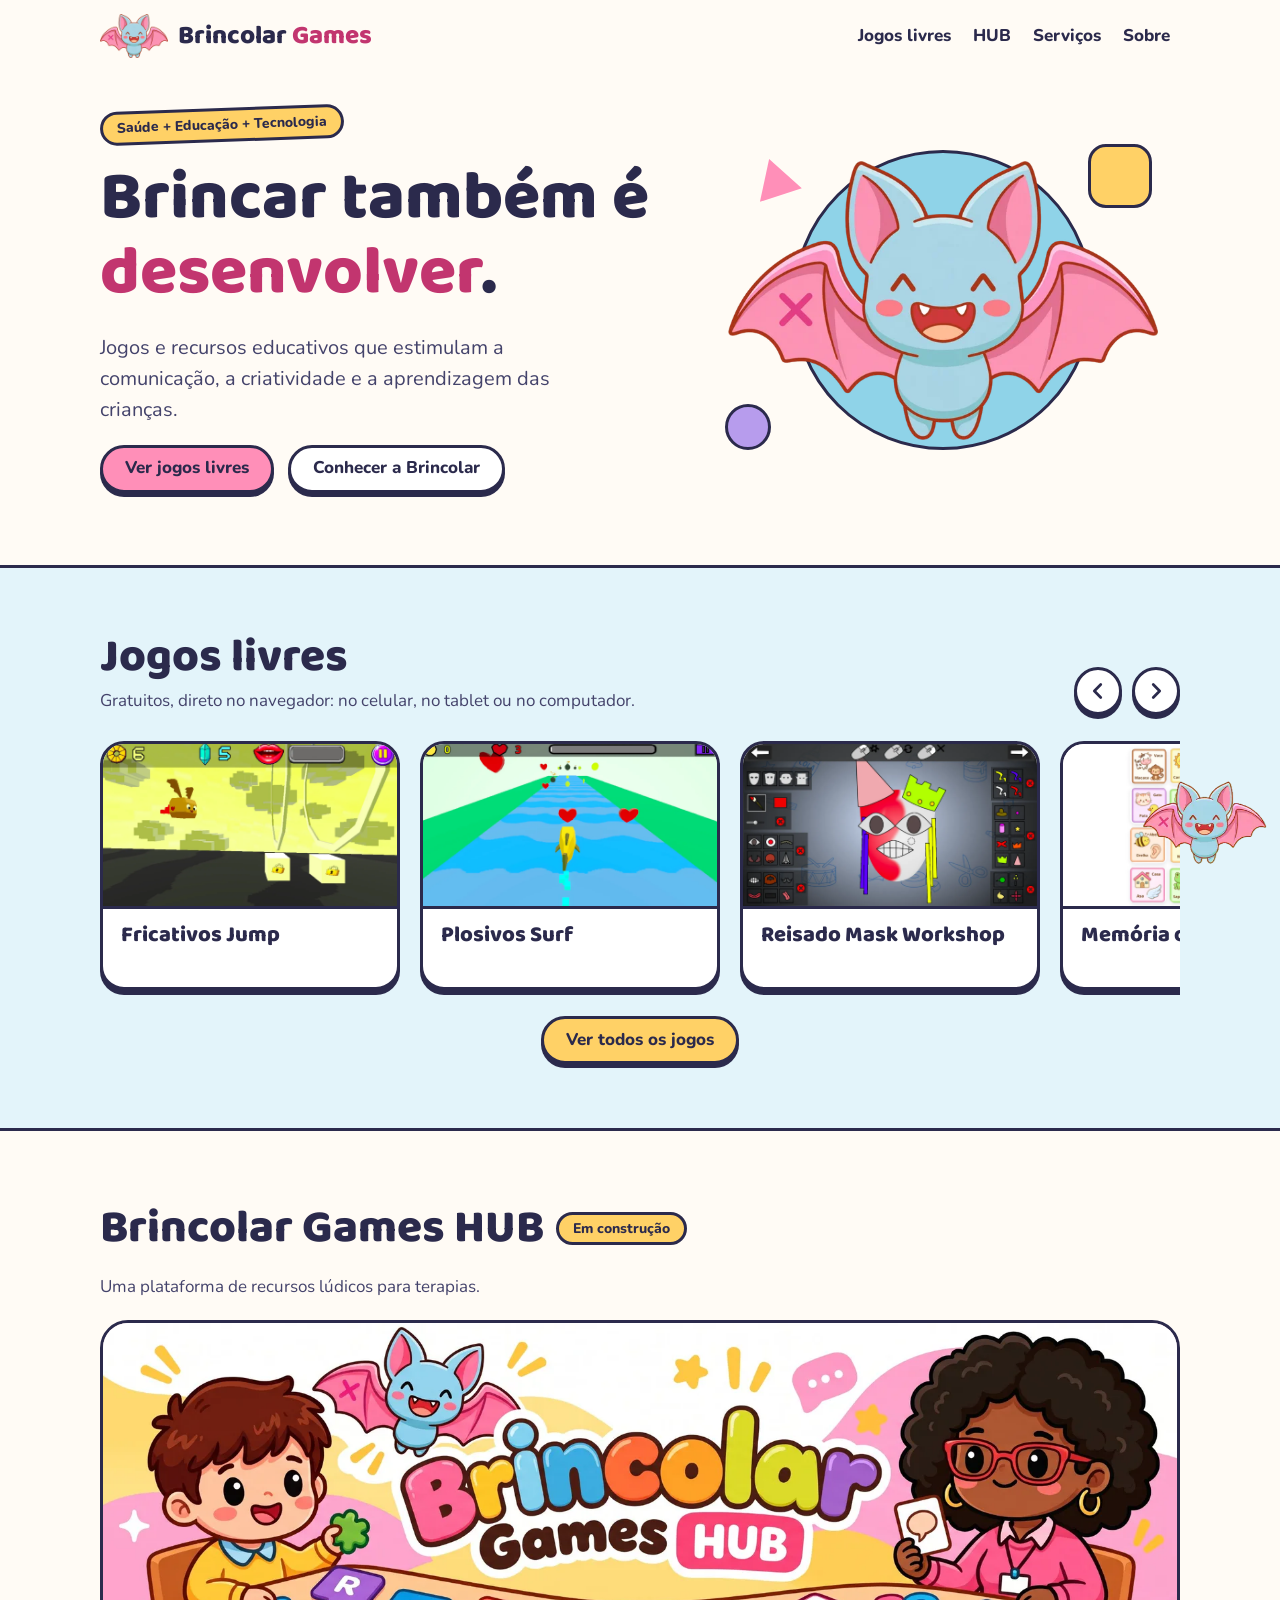
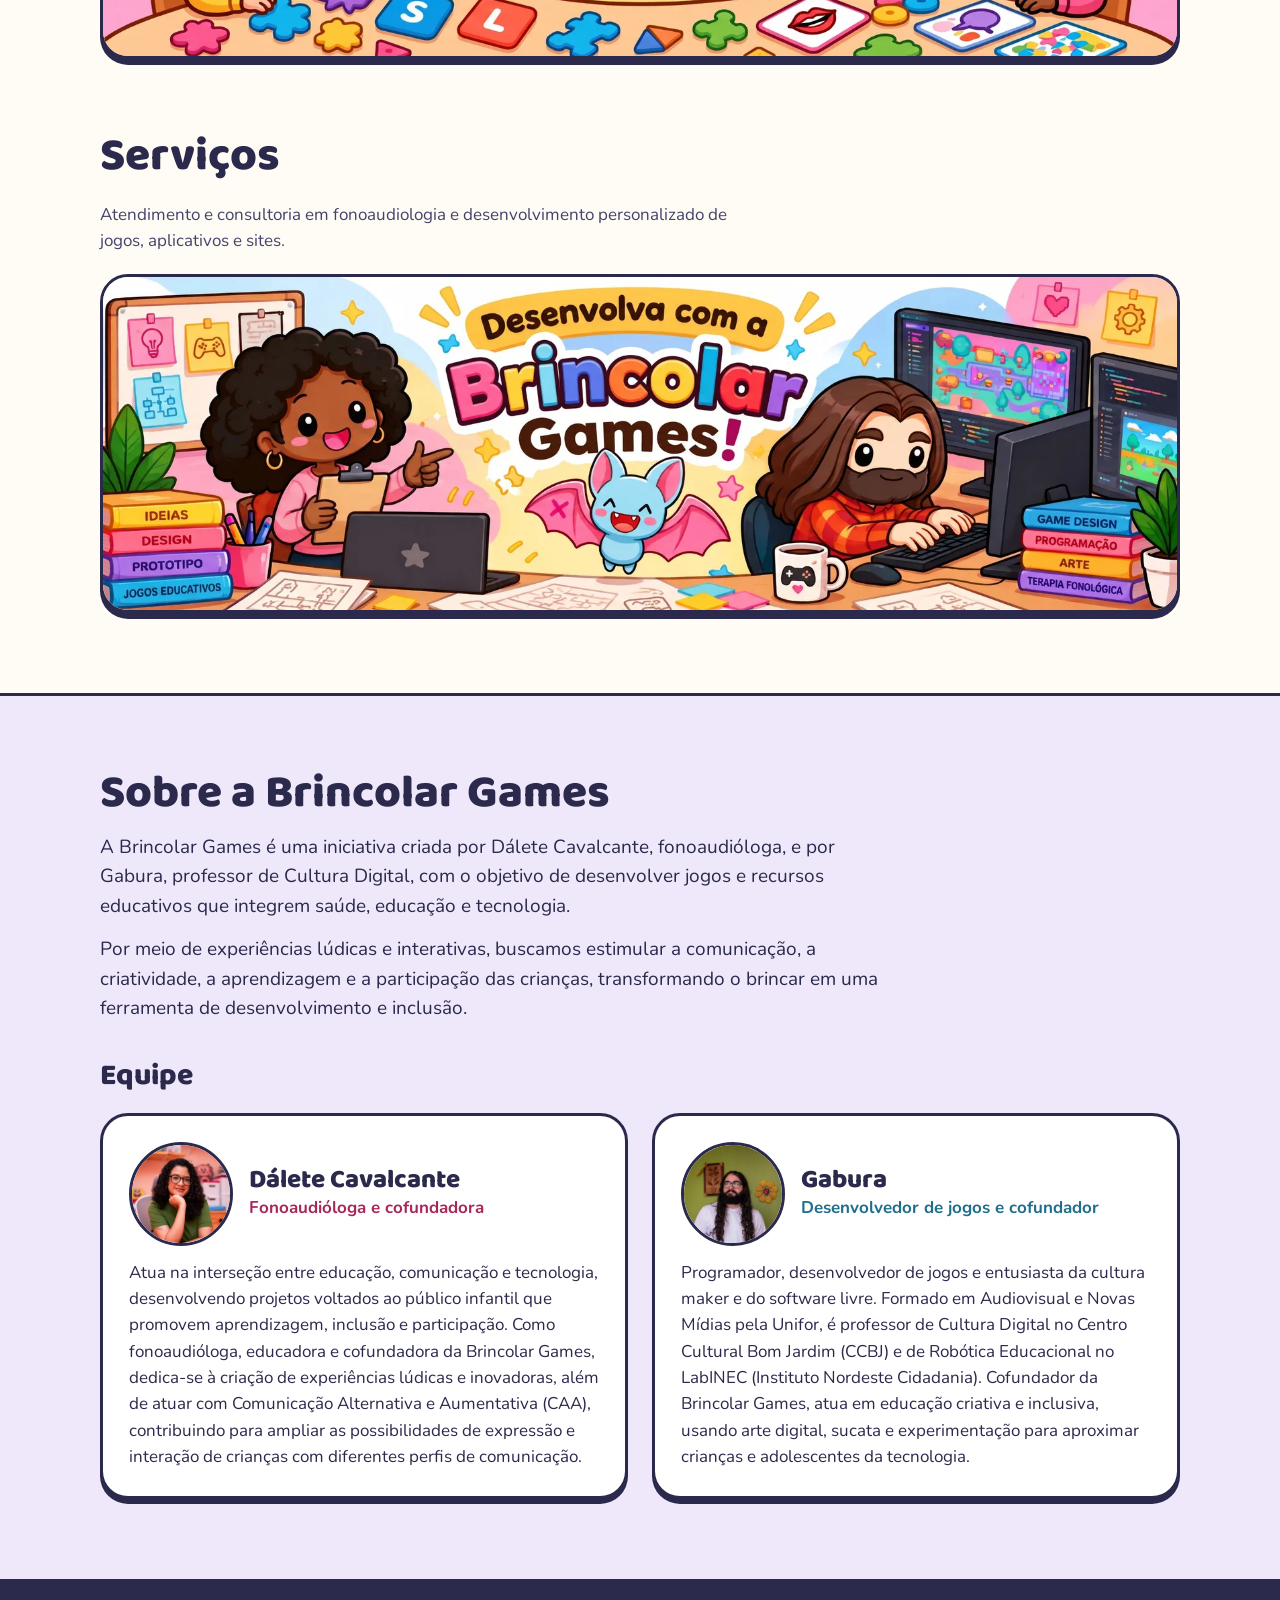
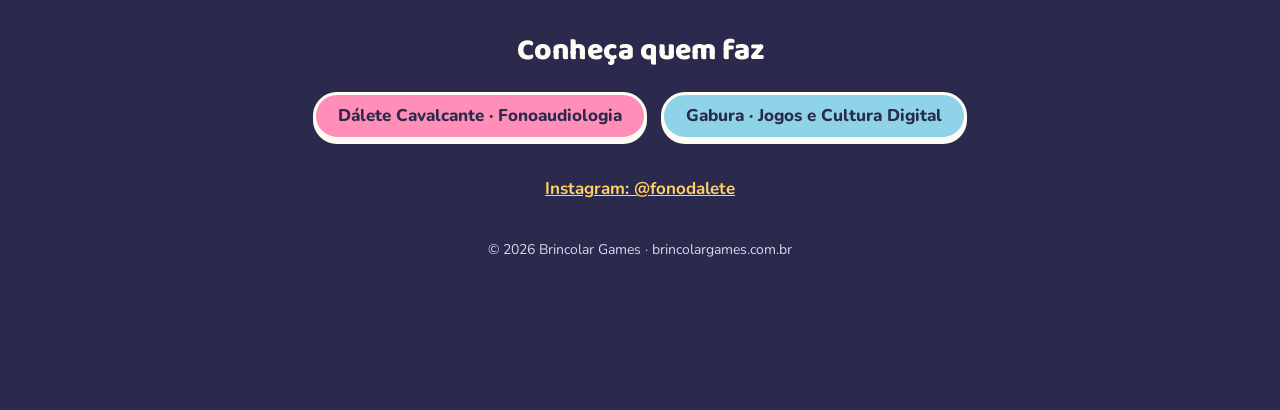
<file: index.html>
<!doctype html>
<html lang="pt-BR">
<head>
<meta charset="utf-8">
<meta name="viewport" content="width=device-width, initial-scale=1">
<title>Brincolar Games — Jogos educativos que unem saúde, educação e tecnologia</title>
<meta name="description" content="Jogos e recursos educativos criados por uma fonoaudióloga e um professor de Cultura Digital para estimular a comunicação, a criatividade e a aprendizagem das crianças.">
<meta name="theme-color" content="#8FD3E8">
<link rel="canonical" href="https://brincolargames.com.br/">
<meta property="og:type" content="website">
<meta property="og:locale" content="pt_BR">
<meta property="og:site_name" content="Brincolar Games">
<meta property="og:title" content="Brincolar Games — Jogos educativos que unem saúde, educação e tecnologia">
<meta property="og:description" content="Jogos e recursos educativos criados por uma fonoaudióloga e um professor de Cultura Digital para estimular a comunicação, a criatividade e a aprendizagem das crianças.">
<meta property="og:url" content="https://brincolargames.com.br/">
<meta property="og:image" content="https://brincolargames.com.br/assets/img/og.jpg">
<meta name="twitter:card" content="summary_large_image">
<link rel="icon" href="favicon.ico" sizes="48x48">
<link rel="icon" type="image/png" sizes="32x32" href="assets/img/favicon-32.png">
<link rel="icon" type="image/png" sizes="192x192" href="assets/img/favicon-192.png">
<link rel="apple-touch-icon" href="assets/img/favicon-180.png">
<link rel="preconnect" href="https://fonts.googleapis.com">
<link rel="preconnect" href="https://fonts.gstatic.com" crossorigin>
<link rel="stylesheet" href="https://fonts.googleapis.com/css2?family=Baloo+2:wght@600;800&family=Nunito:wght@400;700;800&display=swap">
<link rel="stylesheet" href="assets/css/style.css">
</head>
<body data-raiz="">
<a class="pular" href="#conteudo">Pular para o conteúdo</a>
<header class="topo sem-borda">
<div class="contem">
<a class="marca" href="./" aria-label="Brincolar Games, página inicial">
<img src="assets/img/morcega.webp" alt="" width="640" height="416">
<span>Brincolar <em>Games</em></span>
</a>
<nav class="menu" aria-label="Menu principal">
<a href="#jogos">Jogos livres</a>
<a href="hub/">HUB</a>
<a href="servicos/">Serviços</a>
<a href="#sobre">Sobre</a>
</nav>
</div>
</header>
<main id="conteudo">

<section class="heroi contem">
<div class="heroi-texto">
<span class="selo">Saúde + Educação + Tecnologia</span>
<h1>Brincar também é <em>desenvolver</em>.</h1>
<p>Jogos e recursos educativos que estimulam a comunicação, a criatividade e a aprendizagem das crianças.</p>
<div class="acoes">
<a class="btn rosa" href="jogos/">Ver jogos livres</a>
<a class="btn" href="#sobre">Conhecer a Brincolar</a>
</div>
</div>
<div class="heroi-arte" aria-hidden="true">
<span class="bola"></span><span class="quadrado"></span><span class="bolinha"></span><span class="triangulo"></span>
<img src="assets/img/morcega.webp" alt="" width="640" height="416" fetchpriority="high">
</div>
</section>

<section id="jogos" class="faixa azul" aria-labelledby="t-jogos">
<div class="contem">
<div class="cabeca-jogos">
<div>
<h2 id="t-jogos">Jogos livres</h2>
<p class="sub">Gratuitos, direto no navegador: no celular, no tablet ou no computador.</p>
</div>
<div class="setas">
<button class="btn redondo" id="carrossel-anterior" type="button" aria-label="Jogos anteriores">
<svg width="22" height="22" viewBox="0 0 24 24" fill="none" stroke="currentColor" stroke-width="3" stroke-linecap="round" stroke-linejoin="round" aria-hidden="true"><path d="M15 5l-7 7 7 7"/></svg>
</button>
<button class="btn redondo" id="carrossel-proximo" type="button" aria-label="Próximos jogos">
<svg width="22" height="22" viewBox="0 0 24 24" fill="none" stroke="currentColor" stroke-width="3" stroke-linecap="round" stroke-linejoin="round" aria-hidden="true"><path d="M9 5l7 7-7 7"/></svg>
</button>
</div>
</div>
<ul class="trilho" id="carrossel" aria-label="Jogos em destaque"></ul>
<div class="centro"><a class="btn amarelo" href="jogos/">Ver todos os jogos</a></div>
</div>
</section>

<section id="hub" class="secao contem" aria-labelledby="t-hub">
<div class="titulo-linha">
<h2 id="t-hub">Brincolar Games HUB</h2>
<span class="selo">Em construção</span>
</div>
<p class="sub">Uma plataforma de recursos lúdicos para terapias.</p>
<a class="banner" href="hub/" aria-label="Abrir a página do Brincolar Games HUB">
<img src="assets/img/banner-hub.webp" alt="Brincolar Games HUB: criança e terapeuta brincando com peças e cartas" width="1600" height="496" loading="lazy">
</a>
</section>

<section id="servicos" class="secao contem" aria-labelledby="t-servicos">
<h2 id="t-servicos">Serviços</h2>
<p class="sub">Atendimento e consultoria em fonoaudiologia e desenvolvimento personalizado de jogos, aplicativos e sites.</p>
<a class="banner" href="servicos/" aria-label="Abrir a página de serviços" style="background:#E3F4FA">
<img src="assets/img/banner-servicos.webp" alt="Desenvolva com a Brincolar Games: Dálete e Gabura criando jogos" width="1600" height="496" loading="lazy">
</a>
</section>

<section id="sobre" class="faixa lilas" aria-labelledby="t-sobre">
<div class="contem">
<div class="sobre-texto">
<h2 id="t-sobre">Sobre a Brincolar Games</h2>
<p>A Brincolar Games é uma iniciativa criada por Dálete Cavalcante, fonoaudióloga, e por Gabura, professor de Cultura Digital, com o objetivo de desenvolver jogos e recursos educativos que integrem saúde, educação e tecnologia.</p>
<p>Por meio de experiências lúdicas e interativas, buscamos estimular a comunicação, a criatividade, a aprendizagem e a participação das crianças, transformando o brincar em uma ferramenta de desenvolvimento e inclusão.</p>
</div>
<h3 class="equipe-titulo">Equipe</h3>
<div class="equipe">
<article class="pessoa">
<div class="pessoa-topo">
<img src="assets/img/dalete.webp" alt="Foto de Dálete Cavalcante" width="480" height="480" loading="lazy">
<div>
<h3>Dálete Cavalcante</h3>
<div class="papel">Fonoaudióloga e cofundadora</div>
</div>
</div>
<p>Atua na interseção entre educação, comunicação e tecnologia, desenvolvendo projetos voltados ao público infantil que promovem aprendizagem, inclusão e participação. Como fonoaudióloga, educadora e cofundadora da Brincolar Games, dedica-se à criação de experiências lúdicas e inovadoras, além de atuar com Comunicação Alternativa e Aumentativa (CAA), contribuindo para ampliar as possibilidades de expressão e interação de crianças com diferentes perfis de comunicação.</p>
</article>
<article class="pessoa">
<div class="pessoa-topo">
<img src="assets/img/gabura.webp" alt="Foto de Gabura" width="480" height="480" loading="lazy">
<div>
<h3>Gabura</h3>
<div class="papel azul">Desenvolvedor de jogos e cofundador</div>
</div>
</div>
<p>Programador, desenvolvedor de jogos e entusiasta da cultura maker e do software livre. Formado em Audiovisual e Novas Mídias pela Unifor, é professor de Cultura Digital no Centro Cultural Bom Jardim (CCBJ) e de Robótica Educacional no LabINEC (Instituto Nordeste Cidadania). Cofundador da Brincolar Games, atua em educação criativa e inclusiva, usando arte digital, sucata e experimentação para aproximar crianças e adolescentes da tecnologia.</p>
</article>
</div>
</div>
</section>

</main>
<footer class="rodape">
<div class="contem">
<h2>Conheça quem faz</h2>
<div class="acoes">
<a class="btn rosa" href="https://daletefono.com.br" target="_blank" rel="noopener">Dálete Cavalcante · Fonoaudiologia</a>
<a class="btn azul" href="https://gabura.com.br" target="_blank" rel="noopener">Gabura · Jogos e Cultura Digital</a>
</div>
<a class="insta" href="https://www.instagram.com/fonodalete" target="_blank" rel="noopener">Instagram: @fonodalete</a>
<small>© 2026 Brincolar Games · brincolargames.com.br</small>
</div>
</footer>
<script src="assets/js/site.js" defer></script>
</body>
</html>
</file>
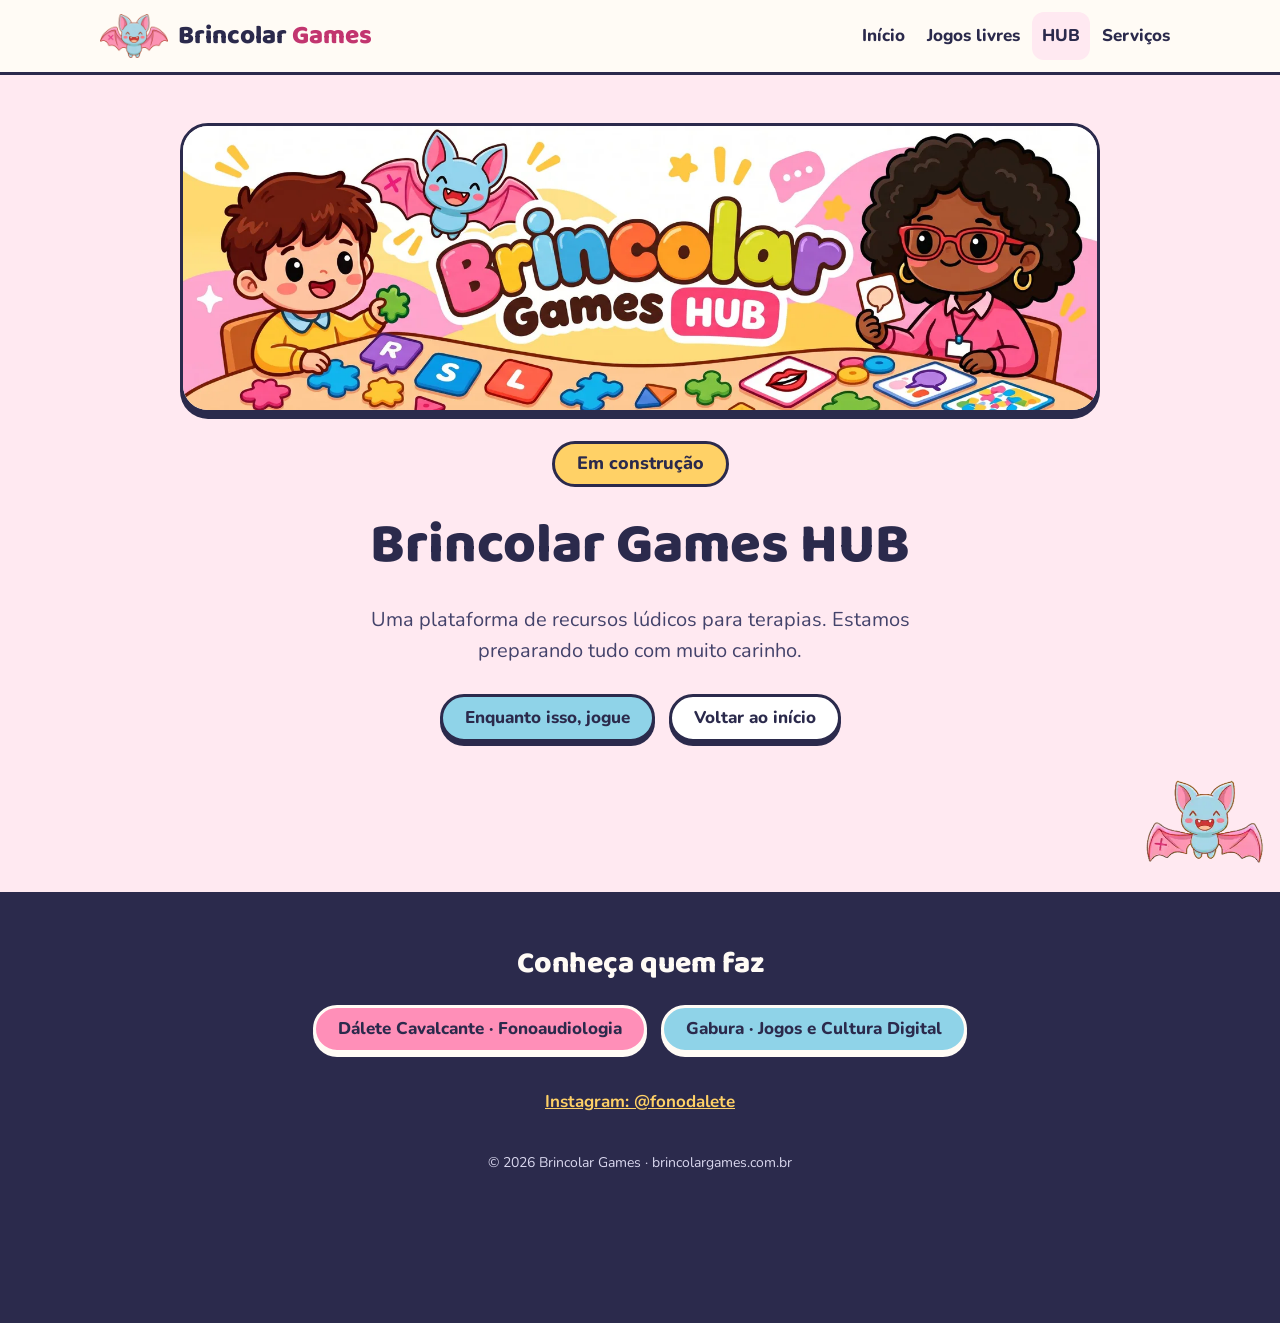
<file: hub/index.html>
<!doctype html>
<html lang="pt-BR">
<head>
<meta charset="utf-8">
<meta name="viewport" content="width=device-width, initial-scale=1">
<title>Brincolar Games HUB — Em construção</title>
<meta name="description" content="O Brincolar Games HUB é uma plataforma de recursos lúdicos para terapias. Em construção.">
<meta name="theme-color" content="#8FD3E8">
<link rel="canonical" href="https://brincolargames.com.br/hub/">
<meta property="og:type" content="website">
<meta property="og:locale" content="pt_BR">
<meta property="og:site_name" content="Brincolar Games">
<meta property="og:title" content="Brincolar Games HUB — Em construção">
<meta property="og:description" content="O Brincolar Games HUB é uma plataforma de recursos lúdicos para terapias. Em construção.">
<meta property="og:url" content="https://brincolargames.com.br/hub/">
<meta property="og:image" content="https://brincolargames.com.br/assets/img/og.jpg">
<meta name="twitter:card" content="summary_large_image">
<link rel="icon" href="../favicon.ico" sizes="48x48">
<link rel="icon" type="image/png" sizes="32x32" href="../assets/img/favicon-32.png">
<link rel="icon" type="image/png" sizes="192x192" href="../assets/img/favicon-192.png">
<link rel="apple-touch-icon" href="../assets/img/favicon-180.png">
<link rel="preconnect" href="https://fonts.googleapis.com">
<link rel="preconnect" href="https://fonts.gstatic.com" crossorigin>
<link rel="stylesheet" href="https://fonts.googleapis.com/css2?family=Baloo+2:wght@600;800&family=Nunito:wght@400;700;800&display=swap">
<link rel="stylesheet" href="../assets/css/style.css">
</head>
<body data-raiz="../" class="fundo-rosa">
<a class="pular" href="#conteudo">Pular para o conteúdo</a>
<header class="topo">
<div class="contem">
<a class="marca" href="../" aria-label="Brincolar Games, página inicial">
<img src="../assets/img/morcega.webp" alt="" width="640" height="416">
<span>Brincolar <em>Games</em></span>
</a>
<nav class="menu" aria-label="Menu principal">
<a href="../">Início</a>
<a href="../jogos/">Jogos livres</a>
<a href="../hub/" aria-current="page">HUB</a>
<a href="../servicos/">Serviços</a>
</nav>
</div>
</header>
<main id="conteudo" class="pagina contem construcao">
<div class="banner">
<img src="../assets/img/banner-hub.webp" alt="Brincolar Games HUB: criança e terapeuta brincando com peças e cartas" width="1600" height="496">
</div>
<span class="selo">Em construção</span>
<h1>Brincolar Games HUB</h1>
<p class="intro">Uma plataforma de recursos lúdicos para terapias. Estamos preparando tudo com muito carinho.</p>
<div class="acoes">
<a class="btn azul" href="../jogos/">Enquanto isso, jogue</a>
<a class="btn" href="../">Voltar ao início</a>
</div>
</main>
<footer class="rodape">
<div class="contem">
<h2>Conheça quem faz</h2>
<div class="acoes">
<a class="btn rosa" href="https://daletefono.com.br" target="_blank" rel="noopener">Dálete Cavalcante · Fonoaudiologia</a>
<a class="btn azul" href="https://gabura.com.br" target="_blank" rel="noopener">Gabura · Jogos e Cultura Digital</a>
</div>
<a class="insta" href="https://www.instagram.com/fonodalete" target="_blank" rel="noopener">Instagram: @fonodalete</a>
<small>© 2026 Brincolar Games · brincolargames.com.br</small>
</div>
</footer>
<script src="../assets/js/site.js" defer></script>
</body>
</html>
</file>
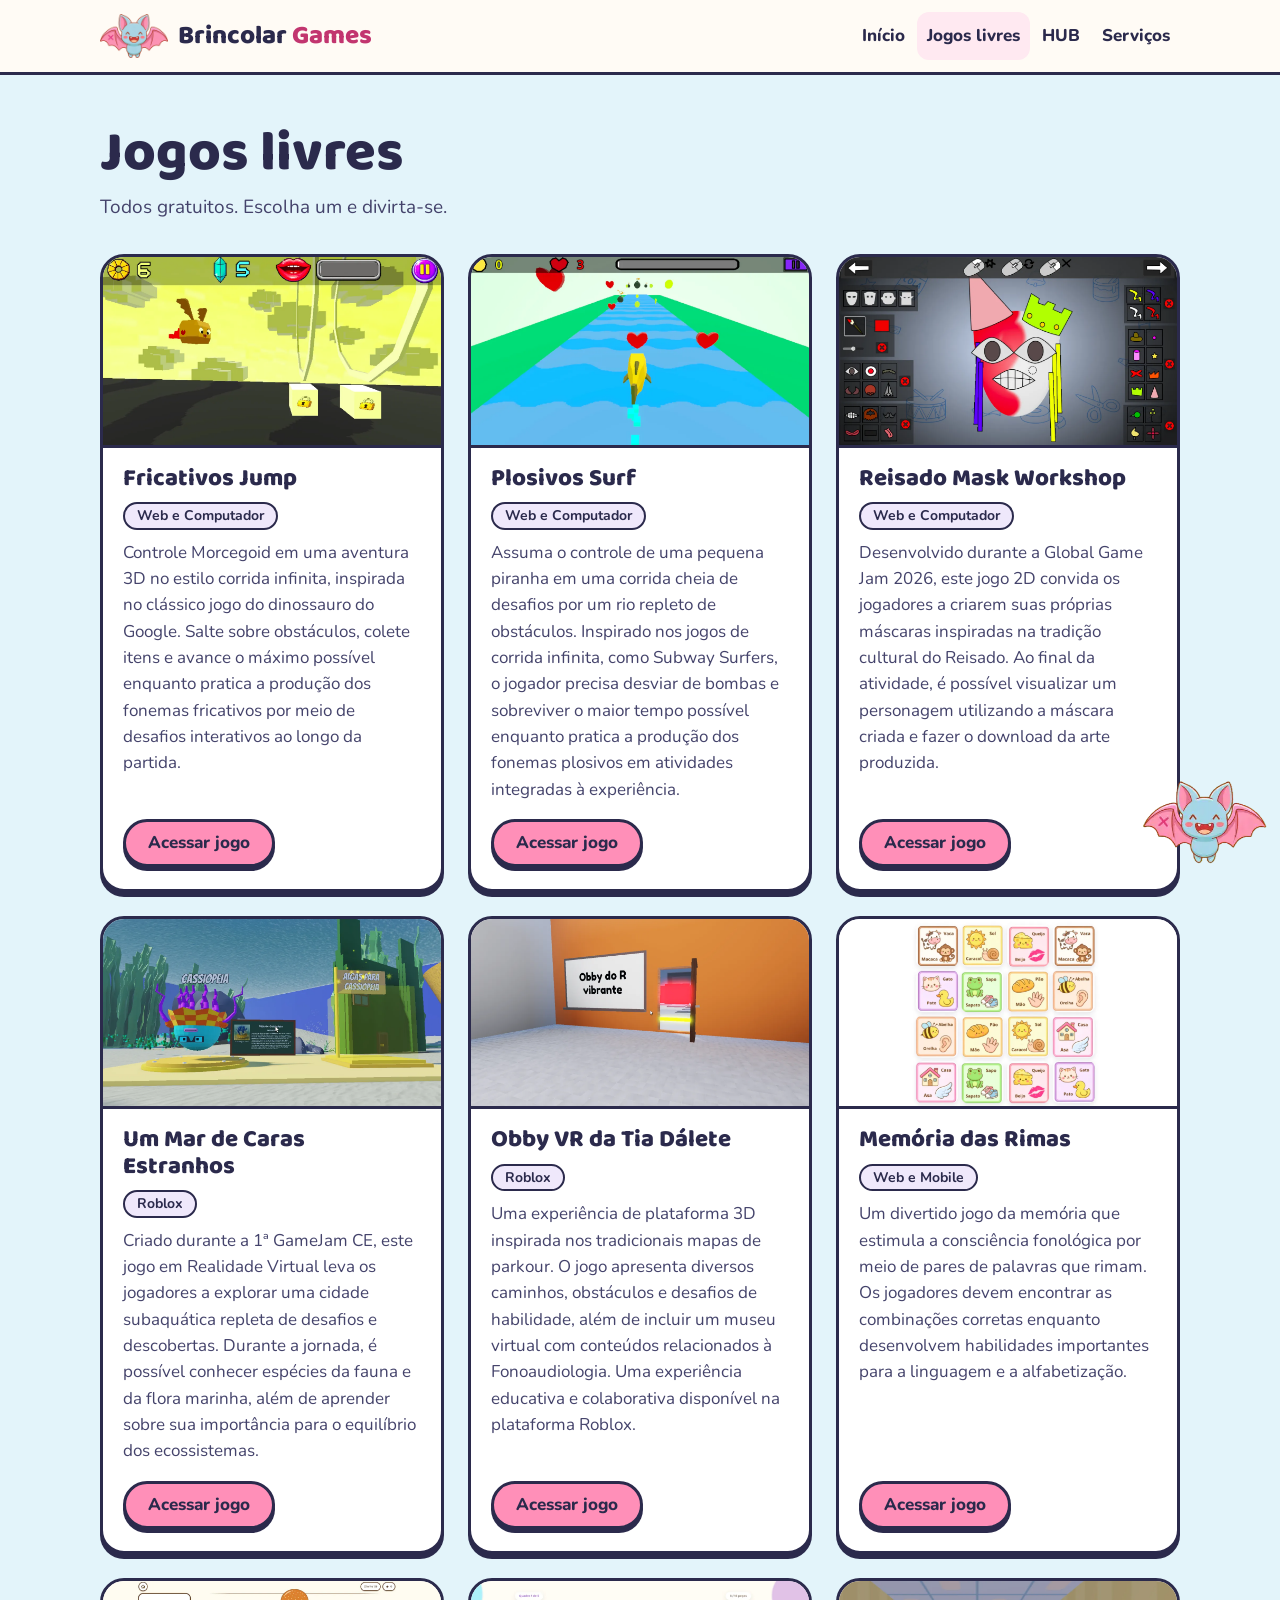
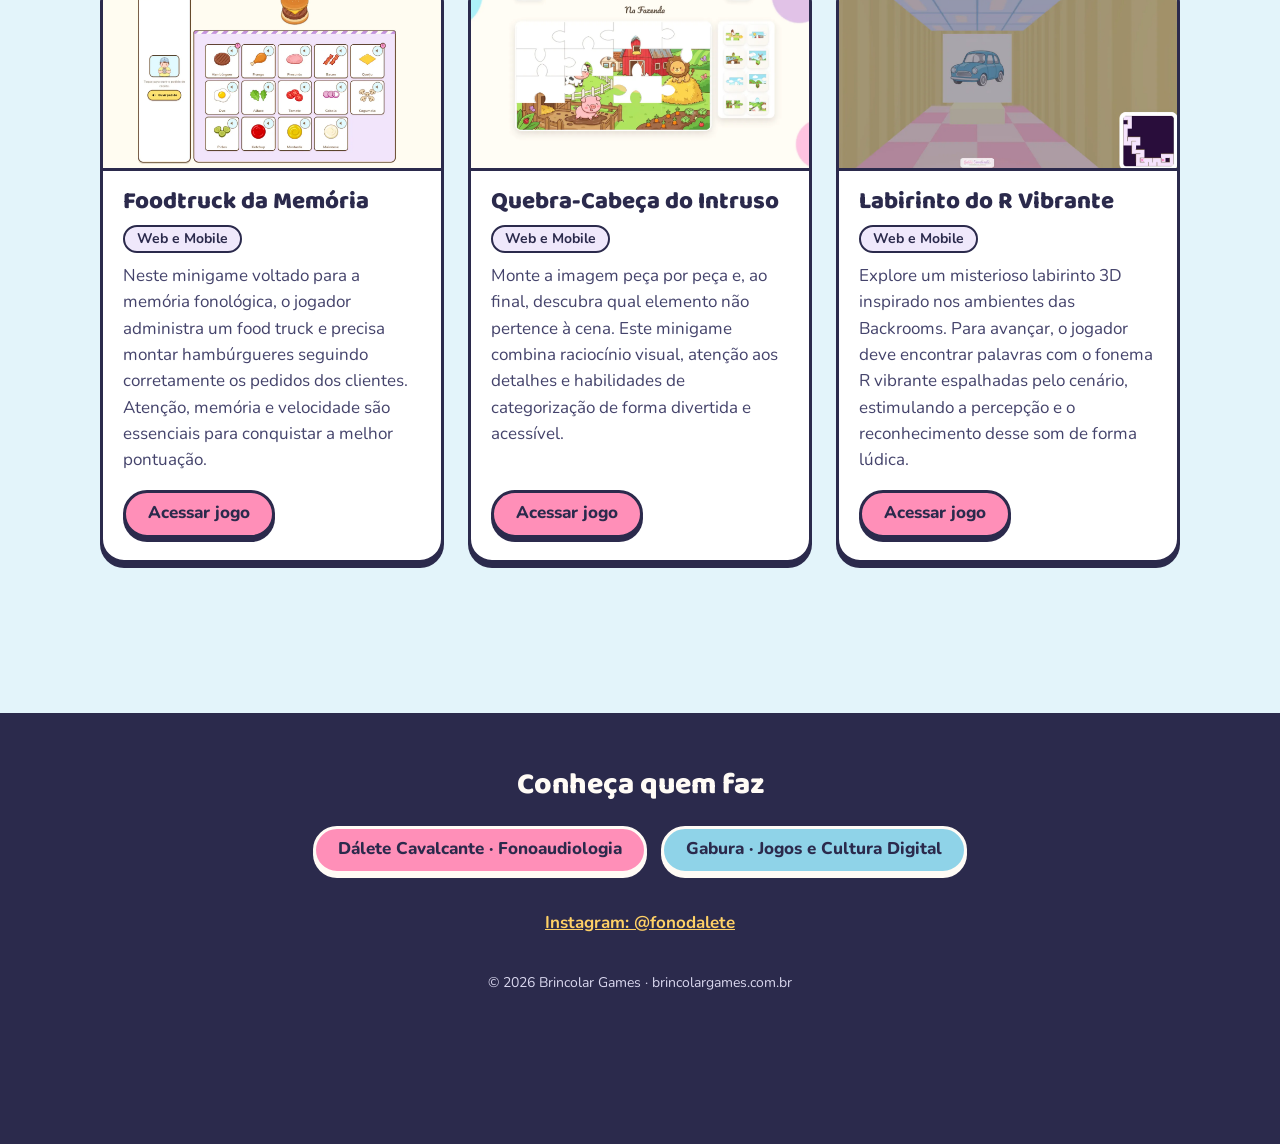
<file: jogos/index.html>
<!doctype html>
<html lang="pt-BR">
<head>
<meta charset="utf-8">
<meta name="viewport" content="width=device-width, initial-scale=1">
<title>Jogos livres — Brincolar Games</title>
<meta name="description" content="Todos os jogos gratuitos da Brincolar Games, prontos para jogar no navegador, no celular, no tablet ou no computador.">
<meta name="theme-color" content="#8FD3E8">
<link rel="canonical" href="https://brincolargames.com.br/jogos/">
<meta property="og:type" content="website">
<meta property="og:locale" content="pt_BR">
<meta property="og:site_name" content="Brincolar Games">
<meta property="og:title" content="Jogos livres — Brincolar Games">
<meta property="og:description" content="Todos os jogos gratuitos da Brincolar Games, prontos para jogar no navegador, no celular, no tablet ou no computador.">
<meta property="og:url" content="https://brincolargames.com.br/jogos/">
<meta property="og:image" content="https://brincolargames.com.br/assets/img/og.jpg">
<meta name="twitter:card" content="summary_large_image">
<link rel="icon" href="../favicon.ico" sizes="48x48">
<link rel="icon" type="image/png" sizes="32x32" href="../assets/img/favicon-32.png">
<link rel="icon" type="image/png" sizes="192x192" href="../assets/img/favicon-192.png">
<link rel="apple-touch-icon" href="../assets/img/favicon-180.png">
<link rel="preconnect" href="https://fonts.googleapis.com">
<link rel="preconnect" href="https://fonts.gstatic.com" crossorigin>
<link rel="stylesheet" href="https://fonts.googleapis.com/css2?family=Baloo+2:wght@600;800&family=Nunito:wght@400;700;800&display=swap">
<link rel="stylesheet" href="../assets/css/style.css">
</head>
<body data-raiz="../" class="fundo-azul">
<a class="pular" href="#conteudo">Pular para o conteúdo</a>
<header class="topo">
<div class="contem">
<a class="marca" href="../" aria-label="Brincolar Games, página inicial">
<img src="../assets/img/morcega.webp" alt="" width="640" height="416">
<span>Brincolar <em>Games</em></span>
</a>
<nav class="menu" aria-label="Menu principal">
<a href="../">Início</a>
<a href="../jogos/" aria-current="page">Jogos livres</a>
<a href="../hub/">HUB</a>
<a href="../servicos/">Serviços</a>
</nav>
</div>
</header>
<main id="conteudo" class="pagina contem">
<div>
<h1>Jogos livres</h1>
<p class="intro">Todos gratuitos. Escolha um e divirta-se.</p>
</div>
<ul class="grade" id="lista-jogos"></ul>
<noscript><p class="aviso">Ative o JavaScript do navegador para ver a lista de jogos.</p></noscript>
</main>
<footer class="rodape">
<div class="contem">
<h2>Conheça quem faz</h2>
<div class="acoes">
<a class="btn rosa" href="https://daletefono.com.br" target="_blank" rel="noopener">Dálete Cavalcante · Fonoaudiologia</a>
<a class="btn azul" href="https://gabura.com.br" target="_blank" rel="noopener">Gabura · Jogos e Cultura Digital</a>
</div>
<a class="insta" href="https://www.instagram.com/fonodalete" target="_blank" rel="noopener">Instagram: @fonodalete</a>
<small>© 2026 Brincolar Games · brincolargames.com.br</small>
</div>
</footer>
<script src="../assets/js/site.js" defer></script>
</body>
</html>
</file>
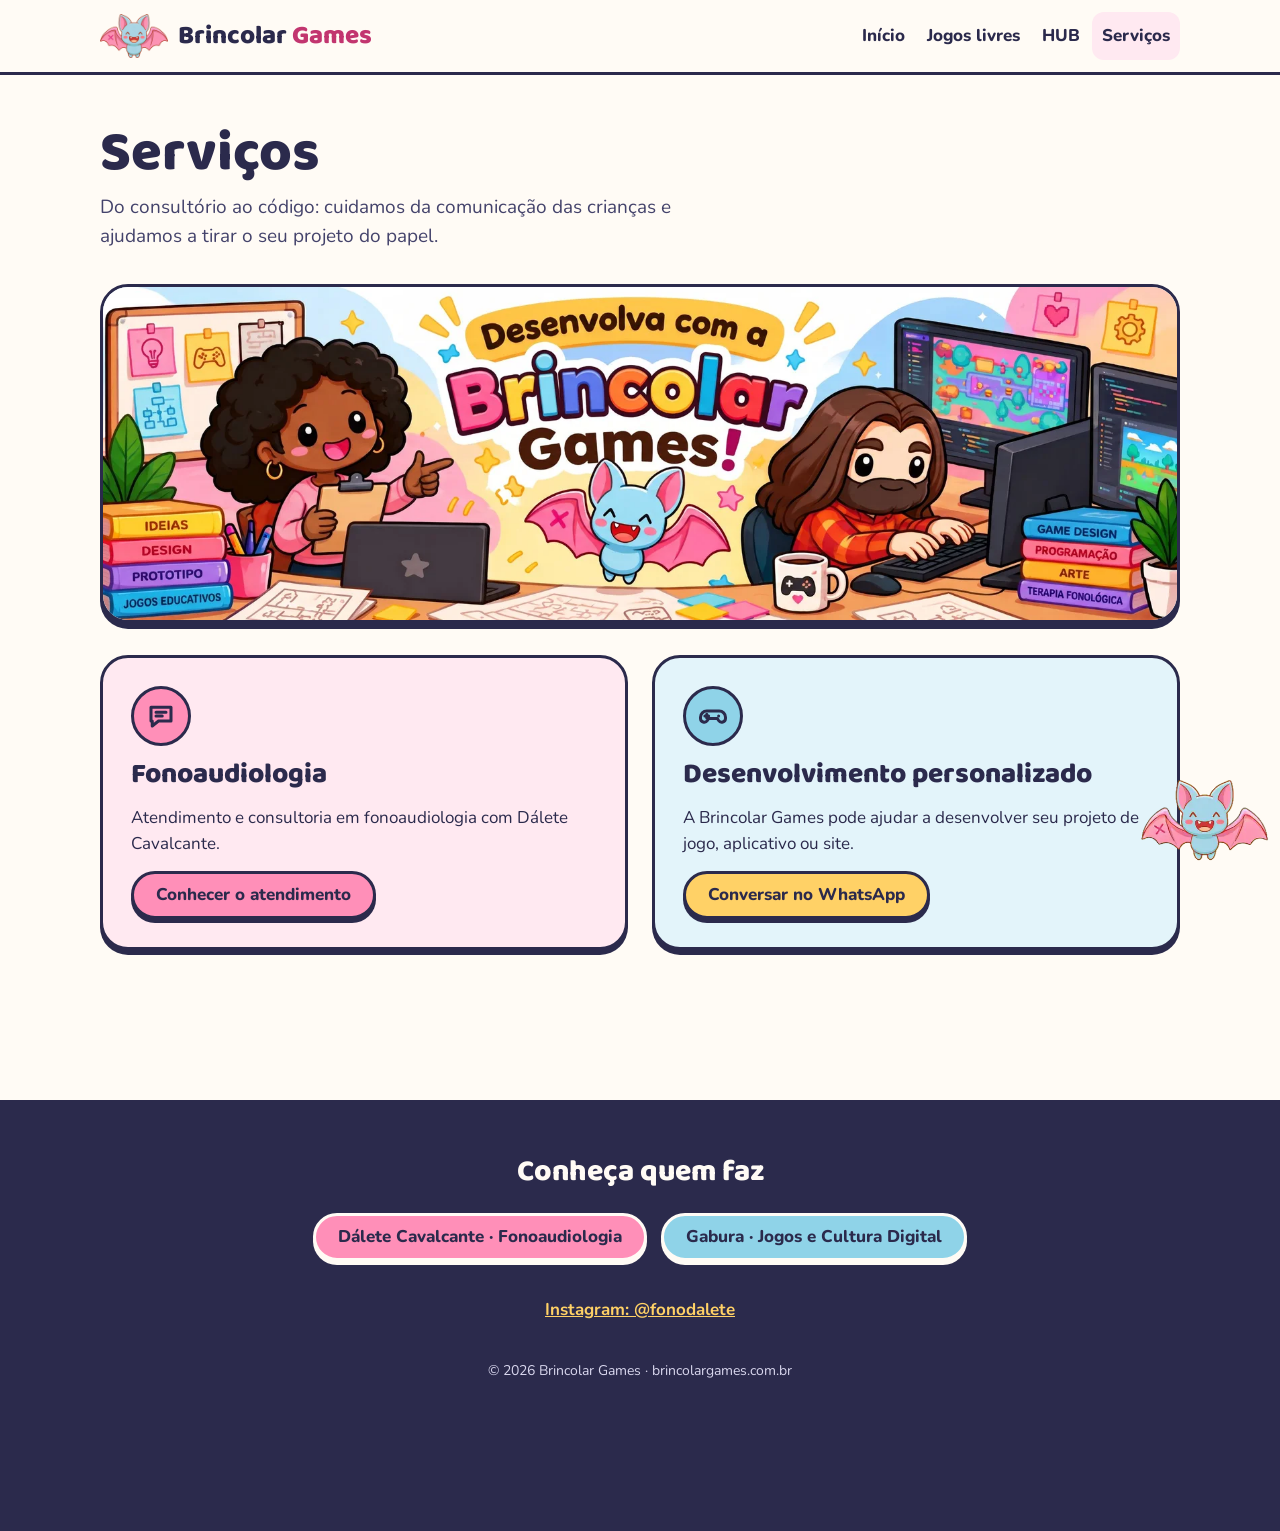
<file: servicos/index.html>
<!doctype html>
<html lang="pt-BR">
<head>
<meta charset="utf-8">
<meta name="viewport" content="width=device-width, initial-scale=1">
<title>Serviços — Brincolar Games</title>
<meta name="description" content="Atendimento e consultoria em fonoaudiologia e desenvolvimento personalizado de jogos, aplicativos e sites.">
<meta name="theme-color" content="#8FD3E8">
<link rel="canonical" href="https://brincolargames.com.br/servicos/">
<meta property="og:type" content="website">
<meta property="og:locale" content="pt_BR">
<meta property="og:site_name" content="Brincolar Games">
<meta property="og:title" content="Serviços — Brincolar Games">
<meta property="og:description" content="Atendimento e consultoria em fonoaudiologia e desenvolvimento personalizado de jogos, aplicativos e sites.">
<meta property="og:url" content="https://brincolargames.com.br/servicos/">
<meta property="og:image" content="https://brincolargames.com.br/assets/img/og.jpg">
<meta name="twitter:card" content="summary_large_image">
<link rel="icon" href="../favicon.ico" sizes="48x48">
<link rel="icon" type="image/png" sizes="32x32" href="../assets/img/favicon-32.png">
<link rel="icon" type="image/png" sizes="192x192" href="../assets/img/favicon-192.png">
<link rel="apple-touch-icon" href="../assets/img/favicon-180.png">
<link rel="preconnect" href="https://fonts.googleapis.com">
<link rel="preconnect" href="https://fonts.gstatic.com" crossorigin>
<link rel="stylesheet" href="https://fonts.googleapis.com/css2?family=Baloo+2:wght@600;800&family=Nunito:wght@400;700;800&display=swap">
<link rel="stylesheet" href="../assets/css/style.css">
</head>
<body data-raiz="../">
<a class="pular" href="#conteudo">Pular para o conteúdo</a>
<header class="topo">
<div class="contem">
<a class="marca" href="../" aria-label="Brincolar Games, página inicial">
<img src="../assets/img/morcega.webp" alt="" width="640" height="416">
<span>Brincolar <em>Games</em></span>
</a>
<nav class="menu" aria-label="Menu principal">
<a href="../">Início</a>
<a href="../jogos/">Jogos livres</a>
<a href="../hub/">HUB</a>
<a href="../servicos/" aria-current="page">Serviços</a>
</nav>
</div>
</header>
<main id="conteudo" class="pagina contem">
<div>
<h1>Serviços</h1>
<p class="intro">Do consultório ao código: cuidamos da comunicação das crianças e ajudamos a tirar o seu projeto do papel.</p>
</div>
<div class="banner" style="background:#E3F4FA">
<img src="../assets/img/banner-servicos.webp" alt="Desenvolva com a Brincolar Games: Dálete e Gabura criando jogos" width="1600" height="496">
</div>
<div class="servicos">
<article class="servico rosa">
<span class="icone" aria-hidden="true">
<svg width="30" height="30" viewBox="0 0 24 24" fill="none" stroke="#2B2A4C" stroke-width="2.4" stroke-linecap="round" stroke-linejoin="round"><path d="M4 5h16v11H10l-5 4v-4H4z"/><path d="M8 9h8M8 12h5"/></svg>
</span>
<h2>Fonoaudiologia</h2>
<p>Atendimento e consultoria em fonoaudiologia com Dálete Cavalcante.</p>
<a class="btn rosa" href="https://daletefono.com.br" target="_blank" rel="noopener">Conhecer o atendimento</a>
</article>
<article class="servico azul">
<span class="icone" aria-hidden="true">
<svg width="30" height="30" viewBox="0 0 24 24" fill="none" stroke="#2B2A4C" stroke-width="2.4" stroke-linecap="round" stroke-linejoin="round"><path d="M7 8h10a5 5 0 0 1 5 5v1a3 3 0 0 1-5.5 1.6L15.5 14h-7l-1 1.6A3 3 0 0 1 2 14v-1a5 5 0 0 1 5-5z"/><path d="M7 10.5v3M5.5 12h3M16.5 12h.01"/></svg>
</span>
<h2>Desenvolvimento personalizado</h2>
<p>A Brincolar Games pode ajudar a desenvolver seu projeto de jogo, aplicativo ou site.</p>
<a class="btn amarelo" href="https://wa.me/5585991667838" target="_blank" rel="noopener">Conversar no WhatsApp</a>
</article>
</div>
</main>
<footer class="rodape">
<div class="contem">
<h2>Conheça quem faz</h2>
<div class="acoes">
<a class="btn rosa" href="https://daletefono.com.br" target="_blank" rel="noopener">Dálete Cavalcante · Fonoaudiologia</a>
<a class="btn azul" href="https://gabura.com.br" target="_blank" rel="noopener">Gabura · Jogos e Cultura Digital</a>
</div>
<a class="insta" href="https://www.instagram.com/fonodalete" target="_blank" rel="noopener">Instagram: @fonodalete</a>
<small>© 2026 Brincolar Games · brincolargames.com.br</small>
</div>
</footer>
<script src="../assets/js/site.js" defer></script>
</body>
</html>
</file>
<file: assets/css/style.css>
/* Brincolar Games — estilos do site */
:root {
  --azul: #8FD3E8;
  --rosa: #FF8FB8;
  --lilas: #B79CED;
  --amarelo: #FFD166;
  --noite: #2B2A4C;
  --fundo: #FFFBF5;
  --azul-claro: #E3F4FA;
  --rosa-claro: #FFE9F1;
  --lilas-claro: #EFE8FB;
  --texto-suave: #44436B;
  --rosa-escuro: #C2356F;
  --titulo: 'Baloo 2', 'Trebuchet MS', sans-serif;
  --texto: 'Nunito', system-ui, -apple-system, 'Segoe UI', sans-serif;
}

*, *::before, *::after { box-sizing: border-box; }
html { scroll-behavior: smooth; -webkit-text-size-adjust: 100%; }
body {
  margin: 0;
  font-family: var(--texto);
  font-size: 17px;
  line-height: 1.55;
  color: var(--noite);
  background: var(--fundo);
  overflow-x: hidden;
}
img { max-width: 100%; height: auto; }
h1, h2, h3 { font-family: var(--titulo); font-weight: 800; line-height: 1.1; margin: 0; }
p { margin: 0; }
a { color: var(--noite); }
:focus-visible { outline: 3px solid var(--rosa-escuro); outline-offset: 3px; border-radius: 6px; }
[hidden] { display: none !important; }

.pular {
  position: absolute; left: 8px; top: -60px; z-index: 100;
  background: var(--amarelo); border: 3px solid var(--noite); border-radius: 12px;
  padding: 8px 14px; font-weight: 800;
}
.pular:focus { top: 8px; }

.contem { max-width: 1120px; margin: 0 auto; padding-left: 20px; padding-right: 20px; }

/* Cabeçalho */
.topo { border-bottom: 3px solid var(--noite); background: var(--fundo); }
.topo.sem-borda { border-bottom: 0; }
.topo .contem {
  display: flex; flex-wrap: wrap; align-items: center; justify-content: space-between;
  gap: 4px 8px; padding-top: 12px; padding-bottom: 12px;
}
.marca { display: flex; align-items: center; gap: 10px; text-decoration: none; }
.marca img { width: 68px; height: 44px; object-fit: contain; }
.marca span { font-family: var(--titulo); font-weight: 800; font-size: 26px; line-height: 1; }
.marca em { font-style: normal; color: var(--rosa-escuro); }
.menu { display: flex; flex-wrap: wrap; gap: 2px; }
.menu a { font-weight: 800; text-decoration: none; padding: 11px 10px; border-radius: 12px; }
.menu a:hover, .menu a[aria-current="page"] { background: var(--rosa-claro); }

/* Botões */
.btn {
  display: inline-flex; align-items: center; justify-content: center; gap: 8px;
  min-height: 48px; padding: 6px 22px;
  border: 3px solid var(--noite); border-radius: 999px;
  background: #fff; color: var(--noite);
  font-family: inherit; font-weight: 800; font-size: 17px; line-height: 1.2; text-align: center; text-decoration: none;
  box-shadow: 0 4px 0 var(--noite); cursor: pointer;
  transition: transform .12s, box-shadow .12s;
}
.btn:hover { transform: translateY(-2px); box-shadow: 0 6px 0 var(--noite); }
.btn:active { transform: translateY(3px); box-shadow: 0 1px 0 var(--noite); }
.btn.rosa { background: var(--rosa); }
.btn.azul { background: var(--azul); }
.btn.amarelo { background: var(--amarelo); }
.btn.redondo { width: 48px; padding: 0; }

.selo {
  display: inline-block; background: var(--amarelo);
  border: 3px solid var(--noite); border-radius: 999px;
  padding: 3px 14px; font-weight: 800; font-size: 14px;
}

/* Herói */
.heroi { display: flex; flex-wrap: wrap; align-items: center; gap: 32px; padding-top: 36px; padding-bottom: 72px; }
.heroi-texto { flex: 1 1 420px; min-width: 0; display: flex; flex-direction: column; align-items: flex-start; gap: 20px; }
.heroi-texto .selo { transform: rotate(-2deg); }
.heroi h1 { font-size: clamp(40px, 7vw, 68px); }
.heroi h1 em { font-style: normal; color: var(--rosa-escuro); }
.heroi-texto p { font-size: 20px; max-width: 520px; color: var(--texto-suave); }
.acoes { display: flex; flex-wrap: wrap; gap: 14px; }
.heroi-arte { flex: 1 1 320px; min-width: 0; position: relative; min-height: 340px; display: flex; align-items: center; justify-content: center; }
.heroi-arte .bola { position: absolute; width: min(300px, 80%); aspect-ratio: 1; border-radius: 50%; background: var(--azul); border: 3px solid var(--noite); }
.heroi-arte .quadrado { position: absolute; right: 6%; top: 4%; width: 64px; height: 64px; border-radius: 18px; background: var(--amarelo); border: 3px solid var(--noite); animation: gira 14s linear infinite; }
.heroi-arte .bolinha { position: absolute; left: 4%; bottom: 6%; width: 46px; height: 46px; border-radius: 50%; background: var(--lilas); border: 3px solid var(--noite); animation: pulsa 3s ease-in-out infinite; }
.heroi-arte .triangulo { position: absolute; left: 10%; top: 8%; width: 0; height: 0; border-left: 22px solid transparent; border-right: 22px solid transparent; border-bottom: 38px solid var(--rosa); transform: rotate(-18deg); }
.heroi-arte img { position: relative; width: min(430px, 100%); animation: flutua 4s ease-in-out infinite; }

/* Seções */
.faixa { border-top: 3px solid var(--noite); border-bottom: 3px solid var(--noite); padding: 64px 0; }
.faixa.azul { background: var(--azul-claro); }
.faixa.lilas { background: var(--lilas-claro); border-bottom: 0; padding: 72px 0 80px; }
.secao { padding-top: 72px; padding-bottom: 36px; display: flex; flex-direction: column; gap: 20px; }
.secao + .secao { padding-top: 36px; padding-bottom: 80px; }
.secao h2, .faixa h2 { font-size: clamp(30px, 5vw, 46px); }
.sub { color: var(--texto-suave); max-width: 640px; }
.titulo-linha { display: flex; flex-wrap: wrap; align-items: center; gap: 12px; }
.cabeca-jogos { display: flex; flex-wrap: wrap; align-items: flex-end; justify-content: space-between; gap: 16px; margin-bottom: 20px; }
.cabeca-jogos .sub { margin-top: 6px; }
.setas { display: flex; gap: 10px; }

/* Carrossel */
.trilho {
  display: flex; gap: 20px; overflow-x: auto;
  scroll-snap-type: x mandatory; scroll-behavior: smooth;
  padding: 6px 4px 22px; margin: 0; list-style: none;
  scrollbar-width: thin; -webkit-overflow-scrolling: touch;
}
.trilho > li { flex: 0 0 300px; max-width: 82%; scroll-snap-align: start; display: flex; }
.cartao {
  background: #fff; border: 3px solid var(--noite); border-radius: 24px;
  box-shadow: 0 5px 0 var(--noite); overflow: hidden;
  display: flex; flex-direction: column; width: 100%;
  transition: transform .2s;
}
a.cartao { text-decoration: none; }
.cartao:hover { transform: translateY(-5px); }
.cartao > img { display: block; width: 100%; aspect-ratio: 16 / 9; object-fit: cover; border-bottom: 3px solid var(--noite); background: var(--azul); }
.cartao .nome { font-family: var(--titulo); font-weight: 800; font-size: 22px; line-height: 1.1; padding: 14px 18px 16px; }
.centro { display: flex; justify-content: center; margin-top: 4px; }

/* Banners */
.banner {
  display: block; border: 3px solid var(--noite); border-radius: 28px;
  box-shadow: 0 6px 0 var(--noite); overflow: hidden; background: var(--rosa-claro);
  transition: transform .2s;
}
a.banner:hover { transform: translateY(-5px) rotate(-.4deg); }
.banner img { display: block; width: 100%; min-height: 180px; object-fit: cover; }

/* Sobre e equipe */
.sobre-texto { display: flex; flex-direction: column; gap: 14px; max-width: 800px; }
.sobre-texto p { font-size: 19px; }
.equipe-titulo { font-size: 30px; margin: 36px 0 20px; }
.equipe { display: flex; flex-wrap: wrap; gap: 24px; }
.pessoa {
  flex: 1 1 320px; min-width: 0; background: #fff;
  border: 3px solid var(--noite); border-radius: 28px; box-shadow: 0 5px 0 var(--noite);
  padding: 26px; display: flex; flex-direction: column; gap: 14px;
}
.pessoa-topo { display: flex; align-items: center; gap: 16px; }
.pessoa-topo img { width: 104px; height: 104px; flex: none; border-radius: 50%; object-fit: cover; border: 3px solid var(--noite); }
.pessoa h3 { font-size: 26px; }
.pessoa .papel { font-weight: 700; color: #A8275B; }
.pessoa .papel.azul { color: #1F6F8B; }

/* Rodapé */
.rodape { background: var(--noite); color: var(--fundo); padding: 56px 0 150px; text-align: center; }
.rodape .contem { display: flex; flex-direction: column; align-items: center; gap: 24px; }
.rodape h2 { font-size: 30px; }
.rodape .acoes { justify-content: center; }
.rodape .btn { border-color: var(--fundo); box-shadow: 0 4px 0 var(--fundo); }
.rodape .btn:hover { box-shadow: 0 6px 0 var(--fundo); }
.rodape .btn:active { box-shadow: 0 1px 0 var(--fundo); }
.rodape .insta { color: var(--amarelo); font-weight: 700; padding: 12px; }
.rodape small { font-size: 14px; color: #D9D7EE; }
.rodape :focus-visible { outline-color: var(--amarelo); }

/* Páginas internas */
.pagina { padding-top: 48px; padding-bottom: 150px; display: flex; flex-direction: column; gap: 32px; }
.pagina h1 { font-size: clamp(36px, 6vw, 56px); }
.pagina .intro { font-size: 19px; color: var(--texto-suave); max-width: 640px; margin-top: 8px; }
body.fundo-azul { background: var(--azul-claro); }
body.fundo-rosa { background: var(--rosa-claro); }

.grade { display: grid; grid-template-columns: repeat(auto-fill, minmax(280px, 1fr)); gap: 24px; margin: 0; padding: 0; list-style: none; }
.grade > li { display: flex; }
.cartao .corpo { padding: 18px 20px 22px; display: flex; flex-direction: column; align-items: flex-start; gap: 10px; flex-grow: 1; }
.cartao h2 { font-size: 24px; }
.plataforma { background: var(--lilas-claro); border: 2px solid var(--noite); border-radius: 999px; padding: 1px 12px; font-weight: 700; font-size: 14px; }
.cartao .corpo p { color: var(--texto-suave); margin-bottom: 6px; }
.cartao .corpo .btn { margin-top: auto; }
.aviso { background: #fff; border: 3px dashed var(--noite); border-radius: 20px; padding: 20px; }

.construcao { max-width: 960px; align-items: center; text-align: center; gap: 28px; }
.construcao .selo { font-size: 18px; padding: 6px 22px; animation: balanca 2.4s ease-in-out infinite; }
.construcao .banner { width: 100%; background: var(--fundo); }
.construcao .intro { max-width: 600px; margin: 0; font-size: 20px; }
.construcao .acoes { justify-content: center; }

.servicos { display: flex; flex-wrap: wrap; gap: 24px; }
.servico {
  flex: 1 1 320px; min-width: 0; border: 3px solid var(--noite); border-radius: 28px;
  box-shadow: 0 5px 0 var(--noite); padding: 28px;
  display: flex; flex-direction: column; align-items: flex-start; gap: 14px;
}
.servico.rosa { background: var(--rosa-claro); }
.servico.azul { background: var(--azul-claro); }
.servico h2 { font-size: 28px; }
.servico .btn { margin-top: auto; }
.icone { width: 60px; height: 60px; border-radius: 50%; border: 3px solid var(--noite); display: flex; align-items: center; justify-content: center; }
.servico.rosa .icone { background: var(--rosa); }
.servico.azul .icone { background: var(--azul); }

/* Morceguinha fixa */
.mascote {
  position: fixed; right: 10px; bottom: 10px; z-index: 50;
  width: min(280px, calc(100vw - 20px));
  display: flex; flex-direction: column; align-items: flex-end; gap: 6px;
  pointer-events: none;
}
.mascote > * { pointer-events: auto; }
.mascote-btn { width: 132px; height: 132px; padding: 0; border: 0; background: transparent; cursor: pointer; border-radius: 50%; -webkit-tap-highlight-color: transparent; }
.mascote-btn img { display: block; width: 100%; height: 100%; }
.balao {
  width: 100%; background: #fff; border: 3px solid var(--noite);
  border-radius: 24px 24px 6px 24px; box-shadow: 0 5px 0 var(--noite);
  padding: 16px; display: flex; flex-direction: column; gap: 10px;
  transform-origin: bottom right; animation: surge .22s ease-out;
}
.balao-titulo { font-family: var(--titulo); font-weight: 800; font-size: 20px; line-height: 1.1; }
.balao-menu { display: flex; flex-direction: column; gap: 10px; }
.balao .opcao {
  min-height: 46px; padding: 6px 12px; border: 3px solid var(--noite); border-radius: 22px;
  display: flex; align-items: center; justify-content: center; text-align: center;
  font-family: inherit; font-weight: 800; font-size: 16px; line-height: 1.2; color: var(--noite);
  text-decoration: none; cursor: pointer; transition: transform .12s;
}
.balao .opcao:hover { transform: scale(1.03); }
.balao .opcao.azul { background: var(--azul); }
.balao .opcao.amarelo { background: var(--amarelo); }
.balao .opcao.rosa { background: var(--rosa); }
.balao .opcao.lilas { background: var(--lilas); }
.balao-pe { display: flex; justify-content: space-between; gap: 4px; }
.balao-pe button {
  min-height: 44px; padding: 0 10px; border: 0; background: transparent; color: var(--noite);
  font-family: inherit; font-weight: 700; font-size: 14px; text-decoration: underline; cursor: pointer;
}

@media (max-width: 600px) {
  body { font-size: 16px; }
  .topo .contem { justify-content: center; }
  .heroi { padding-top: 24px; padding-bottom: 56px; }
  .heroi-arte { min-height: 280px; }
  .pessoa { padding: 20px; }
  .pessoa-topo img { width: 84px; height: 84px; }
  .mascote-btn { width: 104px; height: 104px; }
}

@keyframes flutua { 0%, 100% { transform: translateY(0) rotate(-2deg); } 50% { transform: translateY(-16px) rotate(2deg); } }
@keyframes gira { to { transform: rotate(360deg); } }
@keyframes pulsa { 0%, 100% { transform: scale(1); } 50% { transform: scale(1.12); } }
@keyframes balanca { 0%, 100% { transform: rotate(-3deg); } 50% { transform: rotate(3deg); } }
@keyframes surge { from { transform: scale(.6); opacity: 0; } to { transform: scale(1); opacity: 1; } }

@media (prefers-reduced-motion: reduce) {
  html { scroll-behavior: auto; }
  *, *::before, *::after { animation: none !important; transition: none !important; }
}
</file>
